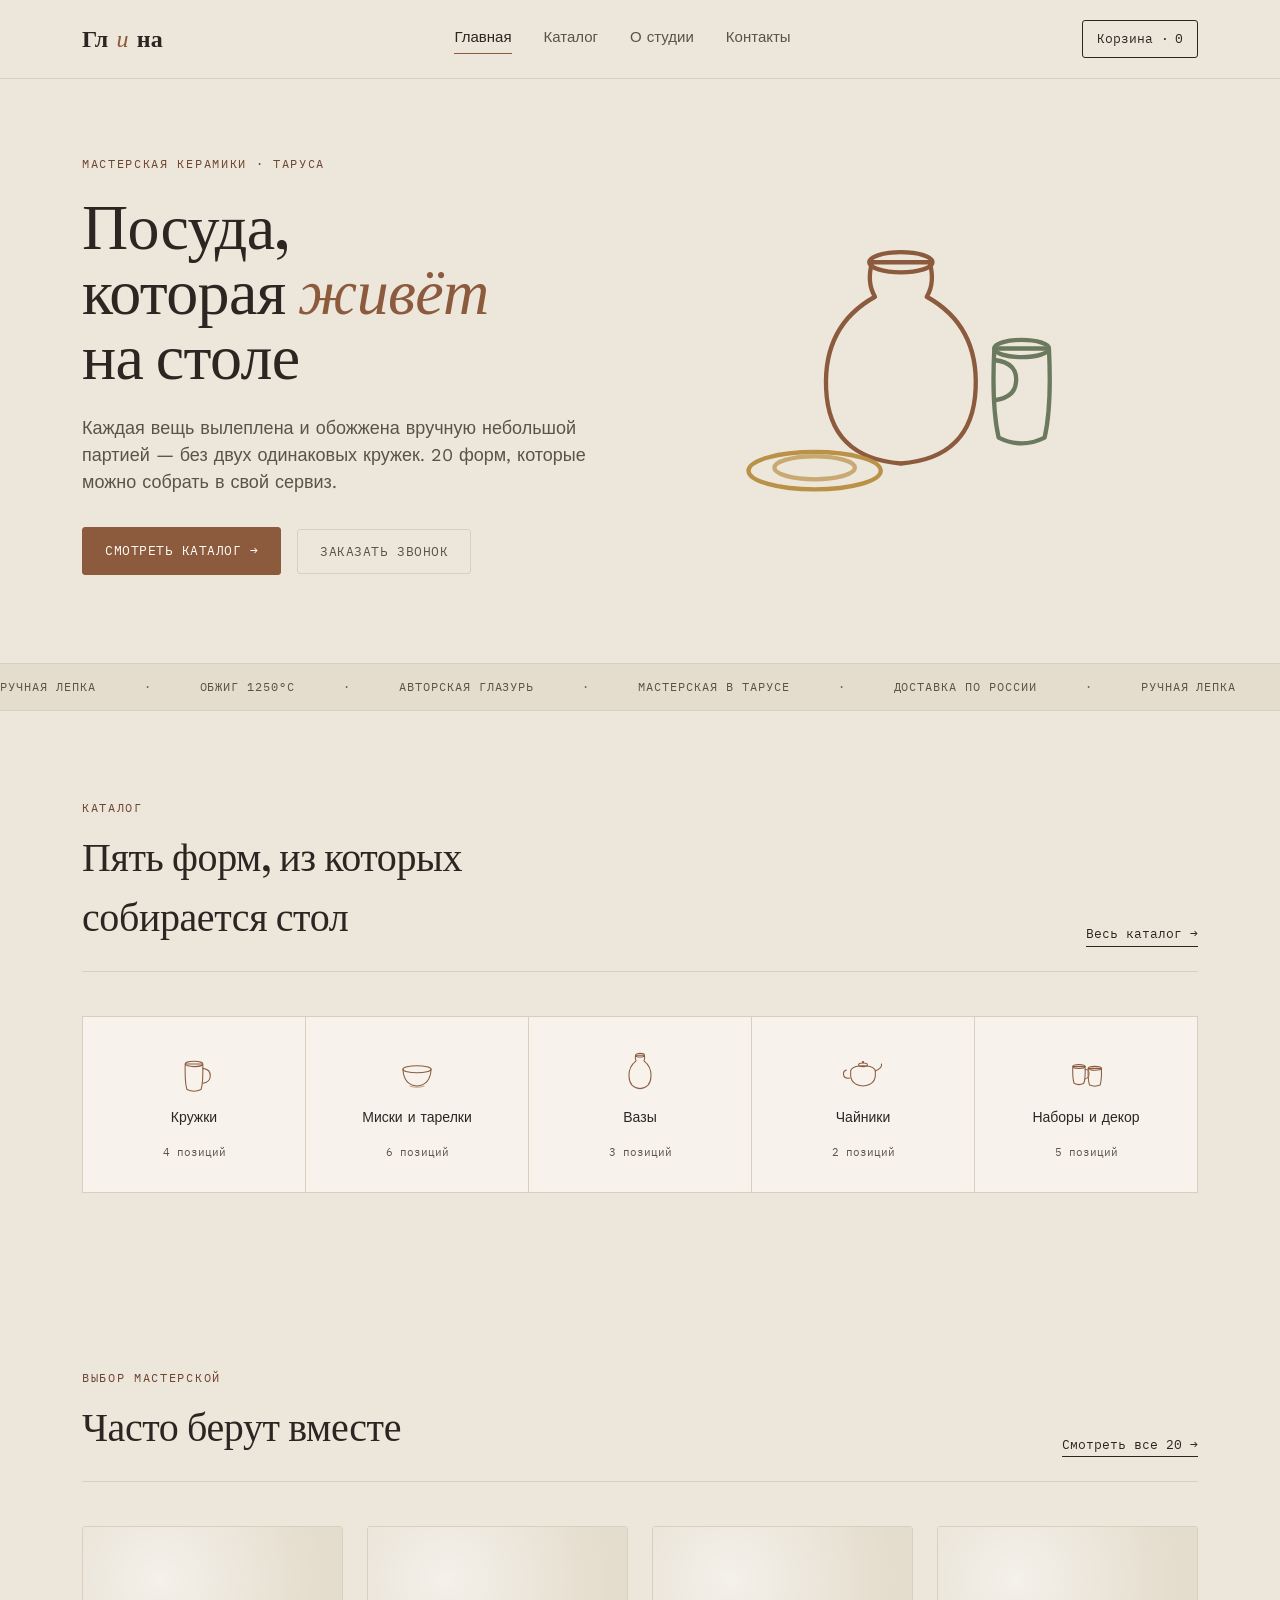
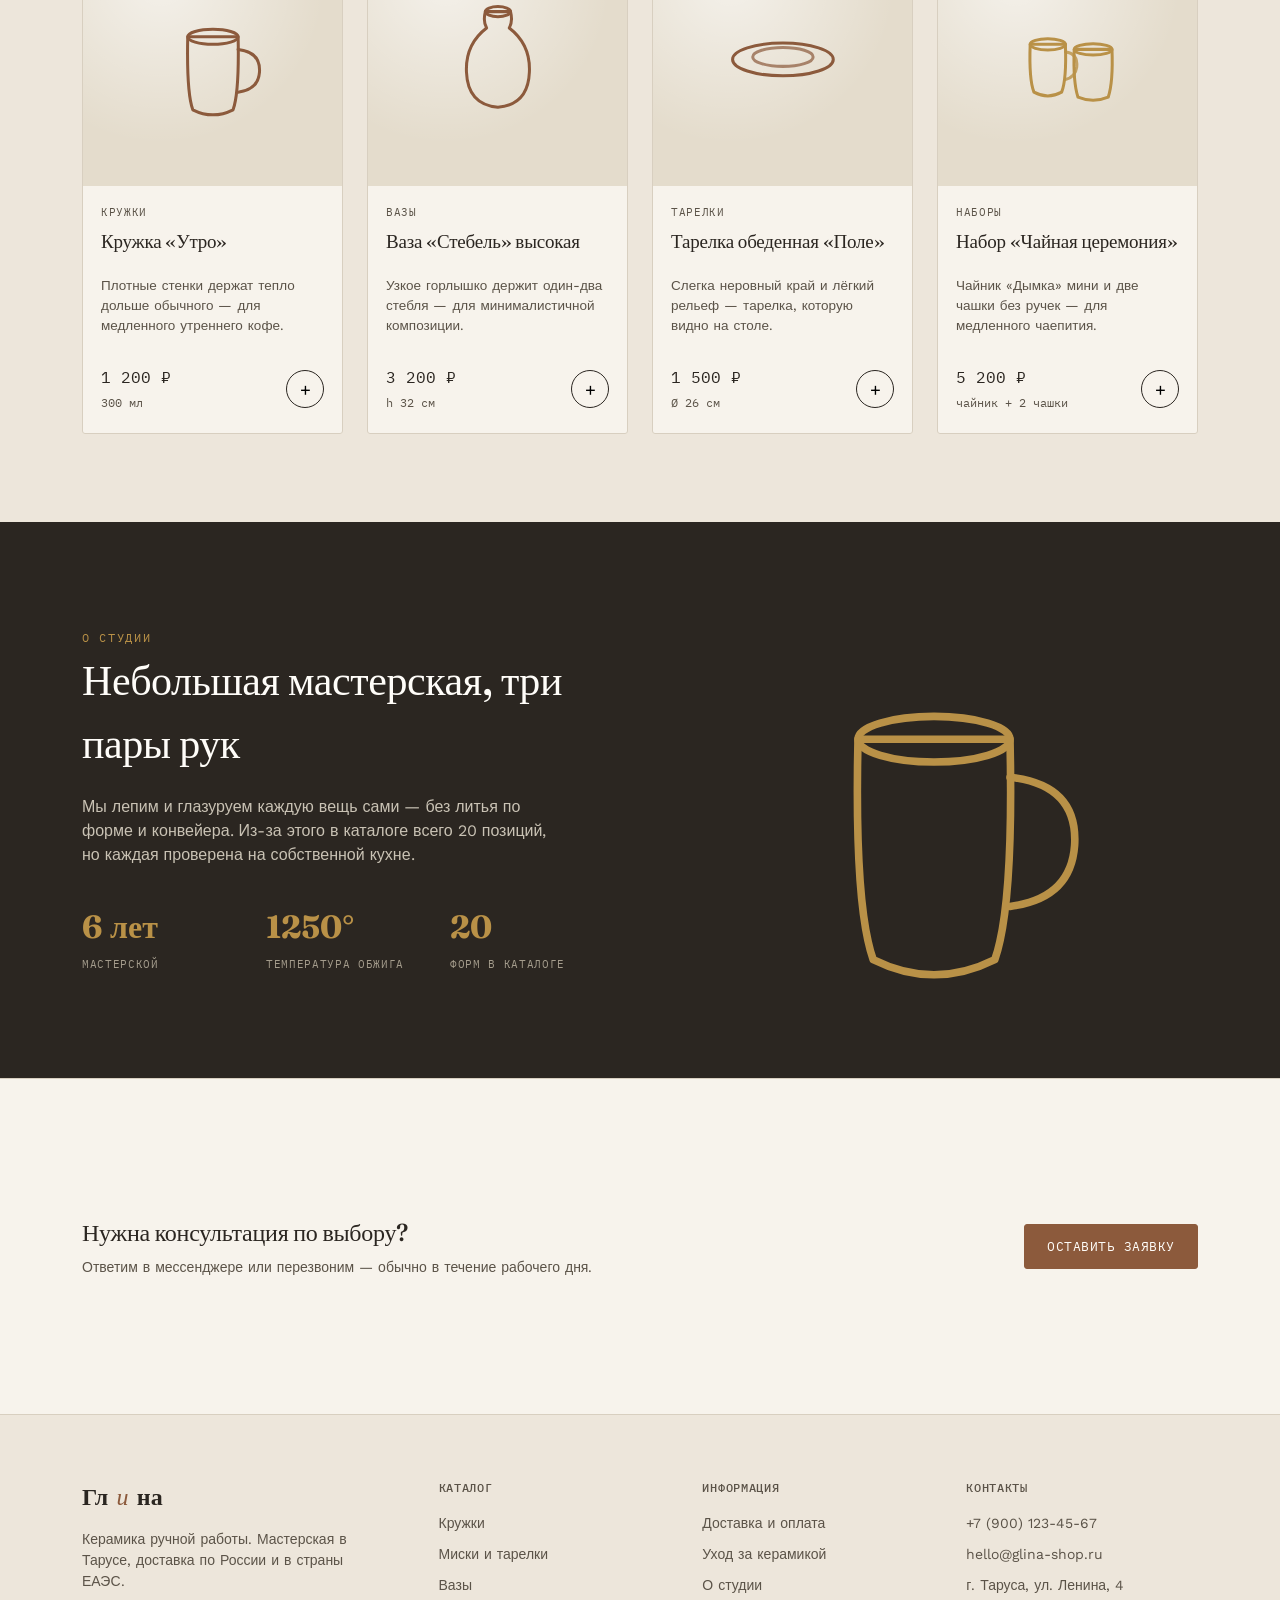
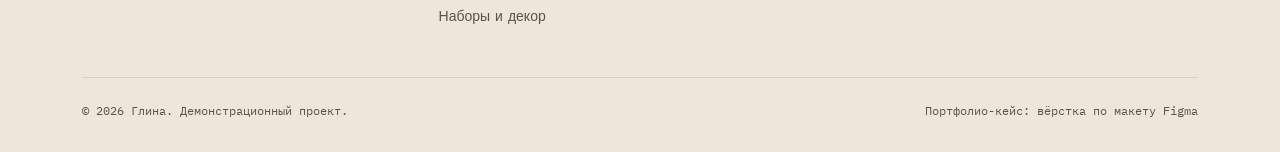
<file: index.html>
<!DOCTYPE html>
<html lang="ru">
<head>
<meta charset="UTF-8">
<meta name="viewport" content="width=device-width, initial-scale=1.0">
<title>Глина — керамика ручной работы для дома</title>
<meta name="description" content="Керамическая посуда и декор ручной работы: кружки, тарелки, вазы, наборы. Обжиг в мастерской в Тарусе, доставка по России.">

<!-- Yandex.Metrika counter (webvisor включён) -->
<script type="text/javascript">
   /* В боевой версии здесь стандартный сниппет Яндекс.Метрики
      с параметром webvisor:true и id счётчика клиента. */
   window.ymConfig = { id: 00000000, webvisor: true, clickmap: true, trackLinks: true, accurateTrackBounce: true };
</script>

<link rel="stylesheet" href="css/styles.css">
</head>
<body>

<header class="site-header">
  <div class="wrap">
    <a href="index.html" class="logo">Гл<em>и</em>на</a>
    <nav class="main-nav">
      <a href="index.html" class="active">Главная</a>
      <a href="catalog.html">Каталог</a>
      <a href="index.html#story">О студии</a>
      <a href="index.html#contacts">Контакты</a>
    </nav>
    <div class="header-actions">
      <a href="cart.html" class="cart-link">Корзина · <span data-cart-count>0</span></a>
    </div>
  </div>
</header>

<section class="hero">
  <div class="wrap">
    <div class="hero-copy">
      <span class="eyebrow">Мастерская керамики · Таруса</span>
      <h1>Посуда,<br>которая <i>живёт</i><br>на столе</h1>
      <p>Каждая вещь вылеплена и обожжена вручную небольшой партией — без двух одинаковых кружек. 20 форм, которые можно собрать в свой сервиз.</p>
      <div class="hero-actions">
        <a href="catalog.html" class="btn btn-primary">Смотреть каталог →</a>
        <button class="btn btn-ghost" data-open-modal>Заказать звонок</button>
      </div>
    </div>
    <div class="hero-art">
      <svg viewBox="0 0 320 260" xmlns="http://www.w3.org/2000/svg" fill="none" stroke-linecap="round" stroke-linejoin="round">
        <path d="M110 60 Q106 74 112 84 Q76 104 78 148 Q80 196 130 200 Q180 196 182 148 Q184 104 148 84 Q154 74 150 60 Z" stroke="var(--clay)" stroke-width="3"/>
        <ellipse cx="130" cy="60" rx="22" ry="7" stroke="var(--clay)" stroke-width="3"/>
        <path d="M195 120 Q193 160 198 182 Q214 190 230 182 Q235 160 233 120 Z" stroke="var(--sage)" stroke-width="3"/>
        <ellipse cx="214" cy="120" rx="19" ry="6" stroke="var(--sage)" stroke-width="3"/>
        <path d="M195 128 Q212 130 210 144 Q209 154 195 156" stroke="var(--sage)" stroke-width="3"/>
        <ellipse cx="70" cy="205" rx="46" ry="13" stroke="var(--gold)" stroke-width="3"/>
        <ellipse cx="70" cy="203" rx="28" ry="8" stroke="var(--gold)" stroke-width="3" opacity="0.7"/>
      </svg>
    </div>
  </div>
</section>

<div class="strip">
  <div class="strip-track">
    <span>Ручная лепка</span><span>Обжиг 1250°C</span><span>Авторская глазурь</span><span>Мастерская в Тарусе</span><span>Доставка по России</span>
    <span>Ручная лепка</span><span>Обжиг 1250°C</span><span>Авторская глазурь</span><span>Мастерская в Тарусе</span><span>Доставка по России</span>
  </div>
</div>

<section class="categories">
  <div class="wrap">
    <div class="section-head">
      <div>
        <span class="eyebrow">Каталог</span>
        <h2>Пять форм, из которых<br>собирается стол</h2>
      </div>
      <a href="catalog.html" class="link-more">Весь каталог →</a>
    </div>
    <div class="cat-grid"></div>
  </div>
</section>

<section class="featured">
  <div class="wrap">
    <div class="section-head">
      <div>
        <span class="eyebrow">Выбор мастерской</span>
        <h2>Часто берут вместе</h2>
      </div>
      <a href="catalog.html" class="link-more">Смотреть все 20 →</a>
    </div>
    <div class="product-grid" id="featured-grid"></div>
  </div>
</section>

<section class="story" id="story">
  <div class="wrap">
    <div class="story-copy">
      <span class="eyebrow" style="color:var(--gold)">О студии</span>
      <h2>Небольшая мастерская, три пары рук</h2>
      <p>Мы лепим и глазуруем каждую вещь сами — без литья по форме и конвейера. Из-за этого в каталоге всего 20 позиций, но каждая проверена на собственной кухне.</p>
      <div class="story-figures">
        <div><b>6 лет</b><span>мастерской</span></div>
        <div><b>1250°</b><span>температура обжига</span></div>
        <div><b>20</b><span>форм в каталоге</span></div>
      </div>
    </div>
    <div class="story-art">
      <svg viewBox="0 0 100 100" xmlns="http://www.w3.org/2000/svg" fill="none" stroke="var(--gold)" stroke-width="2" stroke-linecap="round" stroke-linejoin="round">
        <path d="M30 34 Q29 78 34 92 Q50 100 66 92 Q71 78 70 34 Z"/>
        <path d="M70 44 Q88 46 87 62 Q86 76 70 78"/>
        <ellipse cx="50" cy="34" rx="20" ry="6"/>
      </svg>
    </div>
  </div>
</section>

<section class="cta-strip" id="contacts">
  <div class="wrap">
    <div>
      <h3>Нужна консультация по выбору?</h3>
      <p>Ответим в мессенджере или перезвоним — обычно в течение рабочего дня.</p>
    </div>
    <button class="btn btn-primary" data-open-modal>Оставить заявку</button>
  </div>
</section>

<footer class="site-footer">
  <div class="wrap">
    <div class="footer-grid">
      <div>
        <a href="index.html" class="logo">Гл<em>и</em>на</a>
        <p style="color:var(--ink-soft);font-size:14px;margin-top:14px;max-width:32ch;">Керамика ручной работы. Мастерская в Тарусе, доставка по России и в страны ЕАЭС.</p>
      </div>
      <div>
        <h4>Каталог</h4>
        <ul>
          <li><a href="catalog.html">Кружки</a></li>
          <li><a href="catalog.html">Миски и тарелки</a></li>
          <li><a href="catalog.html">Вазы</a></li>
          <li><a href="catalog.html">Наборы и декор</a></li>
        </ul>
      </div>
      <div>
        <h4>Информация</h4>
        <ul>
          <li><a href="#">Доставка и оплата</a></li>
          <li><a href="#">Уход за керамикой</a></li>
          <li><a href="#">О студии</a></li>
        </ul>
      </div>
      <div>
        <h4>Контакты</h4>
        <ul>
          <li>+7 (900) 123-45-67</li>
          <li>hello@glina-shop.ru</li>
          <li>г. Таруса, ул. Ленина, 4</li>
        </ul>
      </div>
    </div>
    <div class="footer-bottom">
      <span>© 2026 Глина. Демонстрационный проект.</span>
      <span>Портфолио-кейс: вёрстка по макету Figma</span>
    </div>
  </div>
</footer>

<div class="modal-overlay">
  <div class="modal-box">
    <button class="modal-close" data-close-modal>×</button>
    <h3>Заказать звонок</h3>
    <p>Оставьте телефон — перезвоним в течение дня. Заявка попадёт в CRM.</p>
    <form>
      <div class="field"><label for="q-name">Имя</label><input id="q-name" type="text" required placeholder="Как к вам обращаться"></div>
      <div class="field"><label for="q-phone">Телефон</label><input id="q-phone" type="tel" required placeholder="+7 ___ ___-__-__"></div>
      <button type="submit" class="btn btn-primary btn-block">Отправить заявку</button>
    </form>
    <div class="modal-success">
      <svg viewBox="0 0 24 24" fill="none" stroke="currentColor" stroke-width="2" stroke-linecap="round" stroke-linejoin="round"><circle cx="12" cy="12" r="10"/><path d="M8 12l3 3 5-6"/></svg>
      <p style="margin:0;">Заявка отправлена. Скоро свяжемся!</p>
    </div>
  </div>
</div>

<script src="js/main.js"></script>
<script>
  // Категории — рендер плиток
  const catData = [
    { key:'mug', label:'Кружки', count:4 },
    { key:'bowl', label:'Миски и тарелки', count:6 },
    { key:'vase', label:'Вазы', count:3 },
    { key:'teapot', label:'Чайники', count:2 },
    { key:'set', label:'Наборы и декор', count:5 },
  ];
  document.querySelector('.cat-grid').innerHTML = catData.map(c => `
    <a class="cat-tile" href="catalog.html">
      ${vesselSvg(c.key==='set'?'set':c.key, 'clay', 44)}
      <span>${c.label}</span>
      <small>${c.count} позиций</small>
    </a>`).join('');

  // Избранные товары на главной
  const featuredIds = [1, 11, 8, 18];
  document.getElementById('featured-grid').innerHTML =
    featuredIds.map(id => productCardHtml(findProduct(id))).join('');
</script>
</body>
</html>
</file>
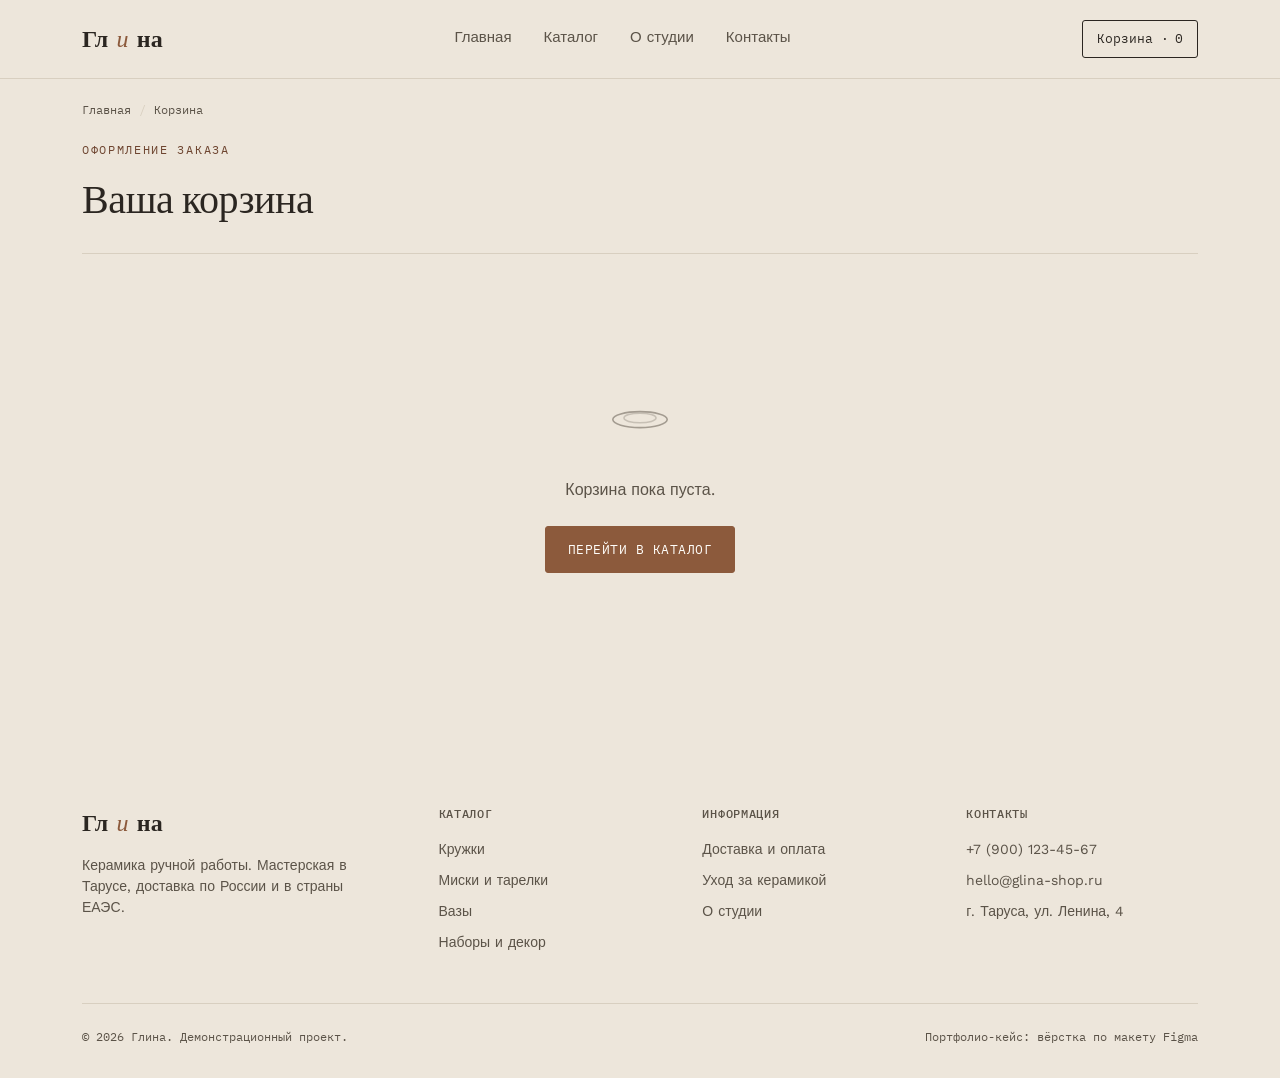
<file: cart.html>
<!DOCTYPE html>
<html lang="ru">
<head>
<meta charset="UTF-8">
<meta name="viewport" content="width=device-width, initial-scale=1.0">
<title>Корзина — Глина</title>
<link rel="stylesheet" href="css/styles.css">
</head>
<body>

<header class="site-header">
  <div class="wrap">
    <a href="index.html" class="logo">Гл<em>и</em>на</a>
    <nav class="main-nav">
      <a href="index.html">Главная</a>
      <a href="catalog.html">Каталог</a>
      <a href="index.html#story">О студии</a>
      <a href="index.html#contacts">Контакты</a>
    </nav>
    <div class="header-actions">
      <a href="cart.html" class="cart-link active">Корзина · <span data-cart-count>0</span></a>
    </div>
  </div>
</header>

<div class="wrap">
  <nav class="crumbs"><a href="index.html">Главная</a><span>/</span>Корзина</nav>
</div>

<section style="padding-top:0;" id="cart-section">
  <div class="wrap">
    <div class="section-head">
      <div>
        <span class="eyebrow" id="cart-eyebrow">Оформление заказа</span>
        <h2>Ваша корзина</h2>
      </div>
    </div>
    <div id="cart-content"></div>
  </div>
</section>

<footer class="site-footer">
  <div class="wrap">
    <div class="footer-grid">
      <div>
        <a href="index.html" class="logo">Гл<em>и</em>на</a>
        <p style="color:var(--ink-soft);font-size:14px;margin-top:14px;max-width:32ch;">Керамика ручной работы. Мастерская в Тарусе, доставка по России и в страны ЕАЭС.</p>
      </div>
      <div>
        <h4>Каталог</h4>
        <ul>
          <li><a href="catalog.html">Кружки</a></li>
          <li><a href="catalog.html">Миски и тарелки</a></li>
          <li><a href="catalog.html">Вазы</a></li>
          <li><a href="catalog.html">Наборы и декор</a></li>
        </ul>
      </div>
      <div>
        <h4>Информация</h4>
        <ul>
          <li><a href="#">Доставка и оплата</a></li>
          <li><a href="#">Уход за керамикой</a></li>
          <li><a href="#">О студии</a></li>
        </ul>
      </div>
      <div>
        <h4>Контакты</h4>
        <ul>
          <li>+7 (900) 123-45-67</li>
          <li>hello@glina-shop.ru</li>
          <li>г. Таруса, ул. Ленина, 4</li>
        </ul>
      </div>
    </div>
    <div class="footer-bottom">
      <span>© 2026 Глина. Демонстрационный проект.</span>
      <span>Портфолио-кейс: вёрстка по макету Figma</span>
    </div>
  </div>
</footer>

<script src="js/main.js"></script>
<script>
  const DELIVERY_COST = 350;
  const FREE_DELIVERY_FROM = 5000;

  function orderTotals(cart){
    const items = cart.map(l => ({ ...l, product: findProduct(l.id) })).filter(l => l.product);
    const subtotal = items.reduce((s,l) => s + l.product.price * l.qty, 0);
    const delivery = subtotal === 0 || subtotal >= FREE_DELIVERY_FROM ? 0 : DELIVERY_COST;
    return { items, subtotal, delivery, total: subtotal + delivery };
  }

  function renderCartPage(){
    const cart = getCart();
    const { items, subtotal, delivery, total } = orderTotals(cart);
    const root = document.getElementById('cart-content');

    if(items.length === 0){
      root.innerHTML = `
        <div class="cart-empty">
          ${emptyIcon()}
          <p>Корзина пока пуста.</p>
          <a href="catalog.html" class="btn btn-primary" style="margin-top:8px;display:inline-flex;">Перейти в каталог</a>
        </div>`;
      return;
    }

    root.innerHTML = `
      <div class="cart-layout">
        <div>
          <div class="cart-table" id="cart-rows"></div>
        </div>
        <aside class="summary-box">
          <h3>Итого</h3>
          <div class="summary-line"><span>Товары</span><span>${money(subtotal)}</span></div>
          <div class="summary-line"><span>Доставка</span><span>${delivery === 0 ? 'Бесплатно' : money(delivery)}</span></div>
          <div class="summary-line total"><span>К оплате</span><span>${money(total)}</span></div>
          ${subtotal < FREE_DELIVERY_FROM ? `<p class="form-note" style="margin-top:8px;">До бесплатной доставки: ${money(FREE_DELIVERY_FROM - subtotal)}</p>` : ''}

          <form class="checkout-form" id="checkout-form">
            <div class="field"><label for="c-name">Имя</label><input id="c-name" required placeholder="Ваше имя"></div>
            <div class="field-row">
              <div class="field"><label for="c-phone">Телефон</label><input id="c-phone" type="tel" required placeholder="+7 ___ ___-__-__"></div>
              <div class="field"><label for="c-email">Email</label><input id="c-email" type="email" placeholder="you@mail.ru"></div>
            </div>
            <div class="field"><label for="c-city">Город и адрес доставки</label><input id="c-city" required placeholder="Город, улица, дом"></div>
            <div class="field"><label for="c-comment">Комментарий к заказу</label><textarea id="c-comment" rows="2" placeholder="Необязательно"></textarea></div>
            <p class="form-note">Заказ поступит в CRM Битрикс24, подтверждение придёт по SMS и на email.</p>
            <button type="submit" class="btn btn-primary btn-block">Оформить заказ · ${money(total)}</button>
          </form>
        </aside>
      </div>`;

    document.getElementById('cart-rows').innerHTML = items.map(l => `
      <div class="cart-row">
        <div class="thumb">${vesselSvg(l.product.cat, l.product.accent, 60)}</div>
        <div>
          <div class="cat">${CATEGORIES[l.product.cat].label}</div>
          <div class="name">${l.product.name}</div>
        </div>
        <div class="qty-control">
          <button type="button" onclick="setQty(${l.product.id}, ${l.qty - 1})">−</button>
          <span>${l.qty}</span>
          <button type="button" onclick="setQty(${l.product.id}, ${l.qty + 1})">+</button>
        </div>
        <div class="price">${money(l.product.price * l.qty)}</div>
        <button class="remove" onclick="removeFromCart(${l.product.id})">Удалить</button>
      </div>`).join('');

    document.getElementById('checkout-form').addEventListener('submit', (e) => {
      e.preventDefault();
      // В боевой версии: создание сделки в Битрикс24 (crm.deal.add) со связанным
      // контактом и товарными позициями + событие ecommerce "purchase" в Метрику.
      const orderId = 'GL-' + Math.floor(10000 + Math.random()*89999);
      saveCart([]);
      root.innerHTML = `
        <div class="confirm-box">
          <svg viewBox="0 0 24 24" fill="none" stroke="currentColor" stroke-width="2" stroke-linecap="round" stroke-linejoin="round"><circle cx="12" cy="12" r="10"/><path d="M8 12l3 3 5-6"/></svg>
          <h2>Заказ принят</h2>
          <p>Мы получили заказ и свяжемся для подтверждения деталей доставки. Чек и статус отправим на email.</p>
          <div class="confirm-id">Номер заказа: ${orderId}</div>
          <div><a href="catalog.html" class="btn btn-ghost">Вернуться в каталог</a></div>
        </div>`;
    });
  }

  renderCartPage();
</script>
</body>
</html>
</file>
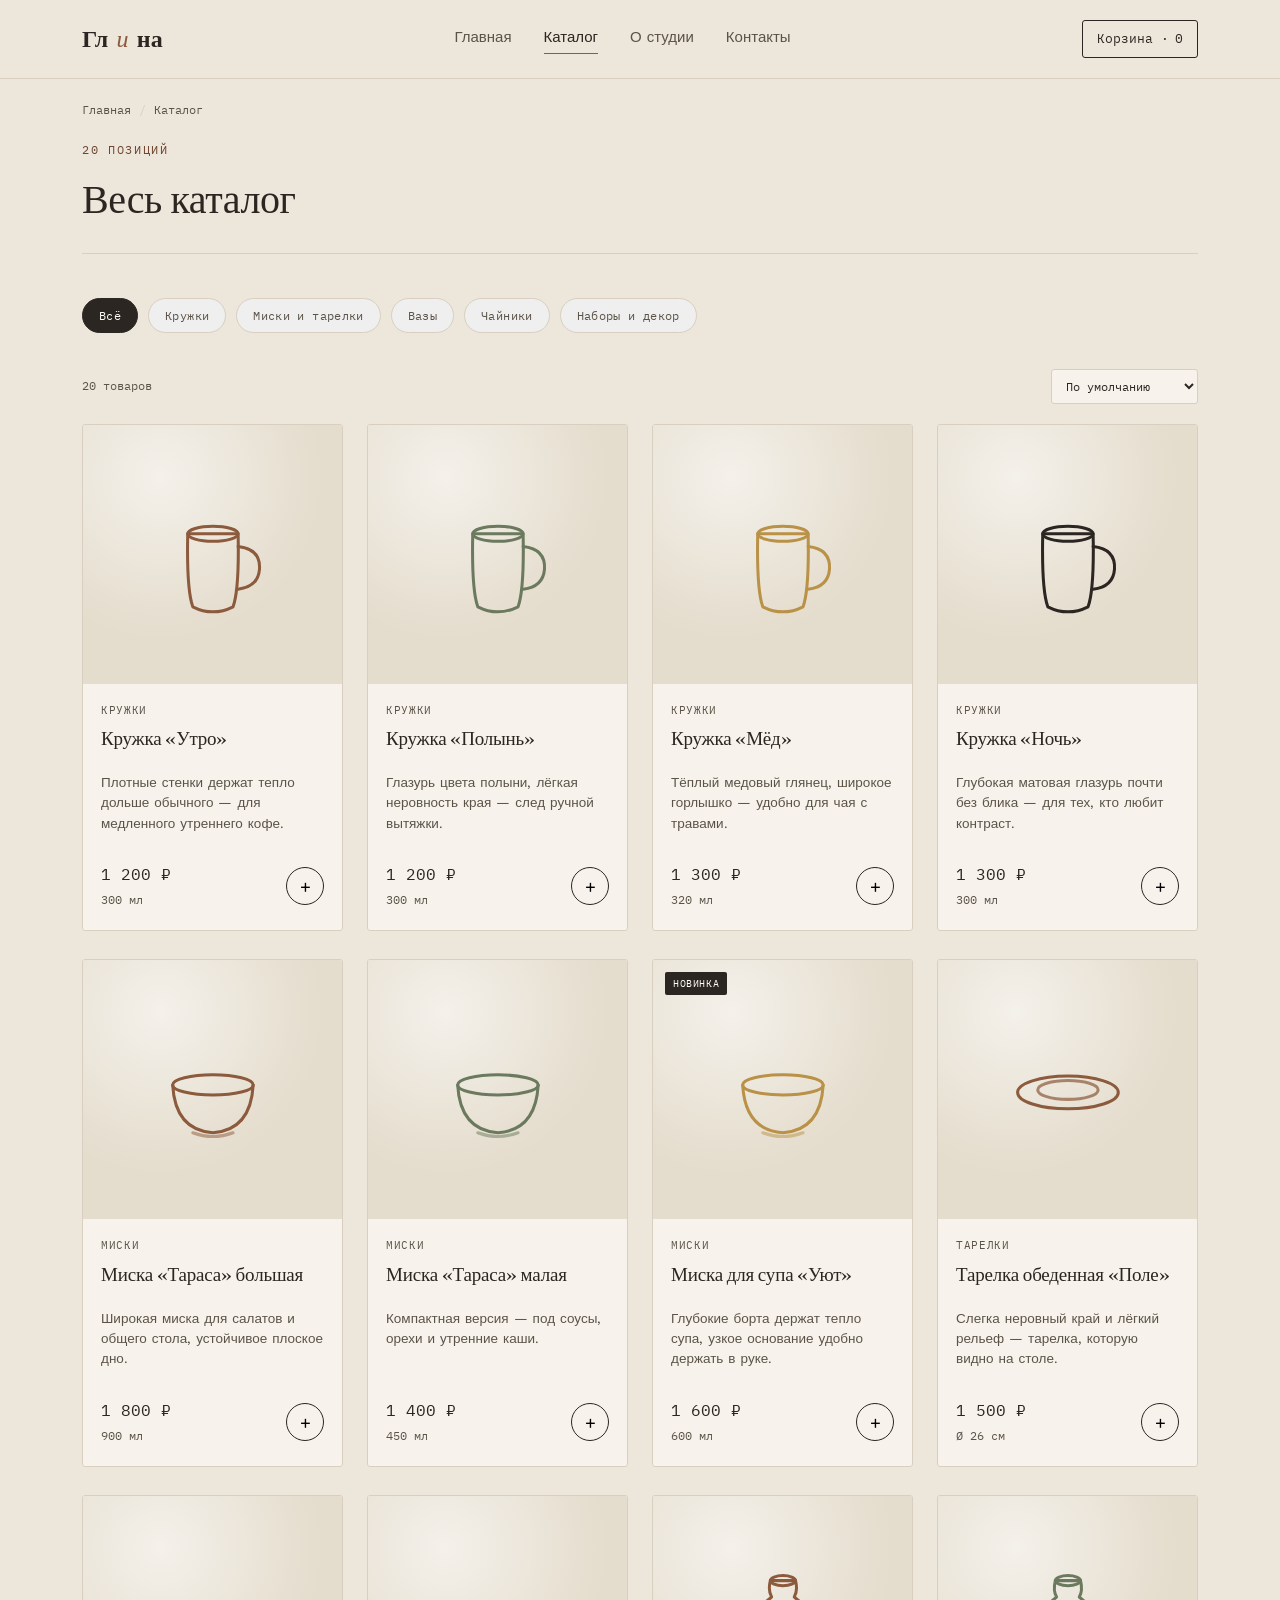
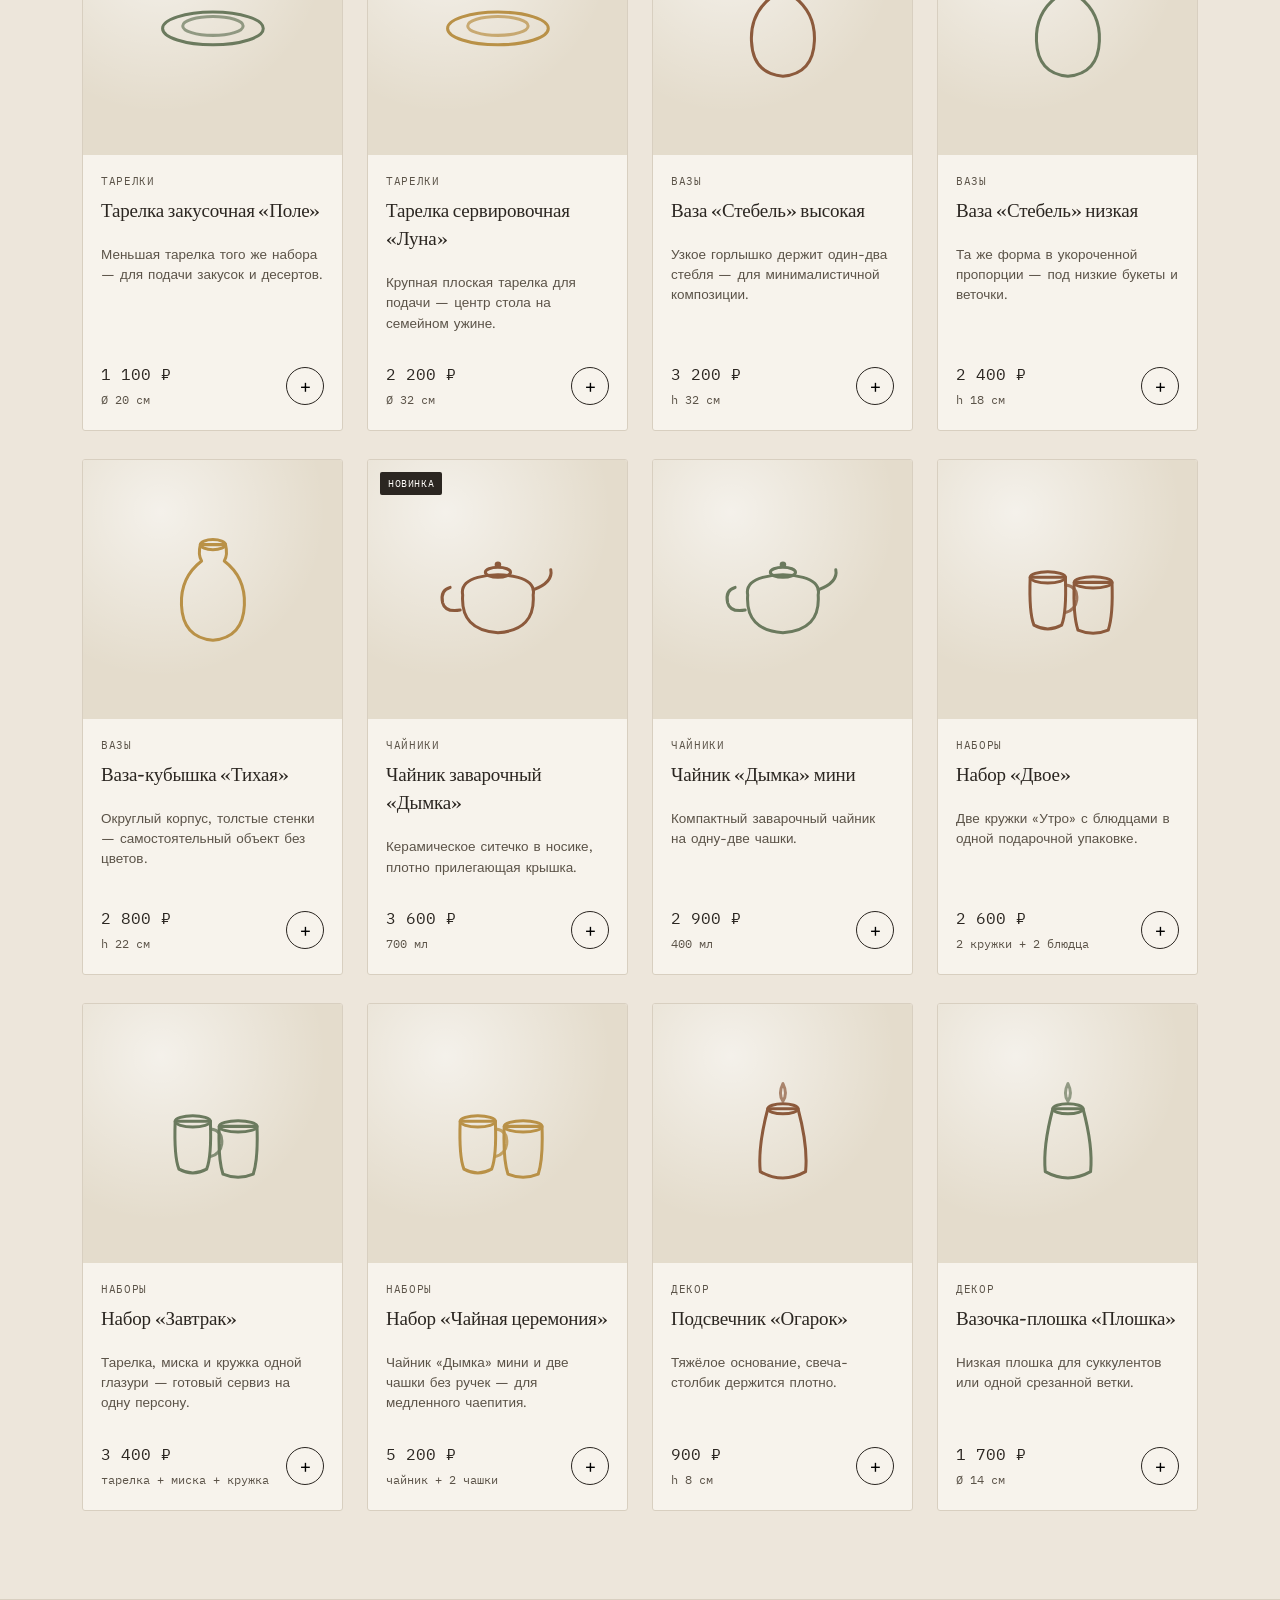
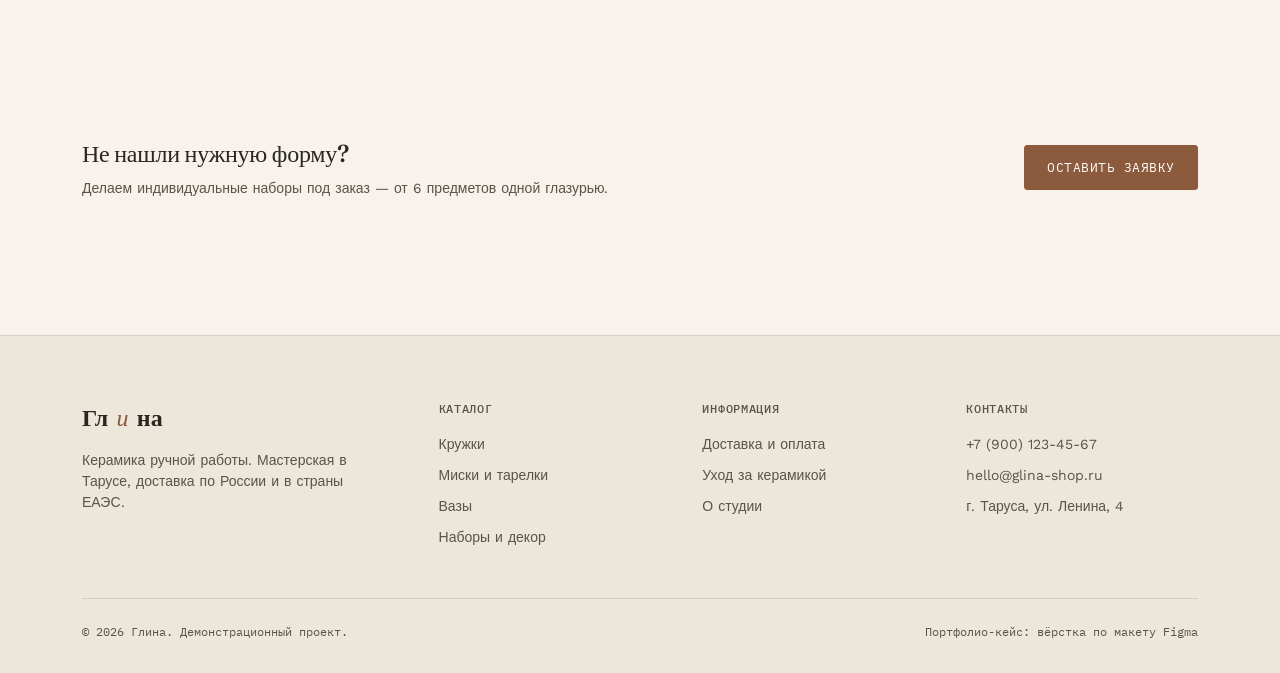
<file: catalog.html>
<!DOCTYPE html>
<html lang="ru">
<head>
<meta charset="UTF-8">
<meta name="viewport" content="width=device-width, initial-scale=1.0">
<title>Каталог — Глина, керамика ручной работы</title>
<meta name="description" content="20 позиций керамики ручной работы: кружки, миски, тарелки, вазы, чайники и наборы.">
<link rel="stylesheet" href="css/styles.css">
</head>
<body>

<header class="site-header">
  <div class="wrap">
    <a href="index.html" class="logo">Гл<em>и</em>на</a>
    <nav class="main-nav">
      <a href="index.html">Главная</a>
      <a href="catalog.html" class="active">Каталог</a>
      <a href="index.html#story">О студии</a>
      <a href="index.html#contacts">Контакты</a>
    </nav>
    <div class="header-actions">
      <a href="cart.html" class="cart-link">Корзина · <span data-cart-count>0</span></a>
    </div>
  </div>
</header>

<div class="wrap">
  <nav class="crumbs"><a href="index.html">Главная</a><span>/</span>Каталог</nav>
</div>

<section style="padding-top:0;">
  <div class="wrap">
    <div class="section-head">
      <div>
        <span class="eyebrow">20 позиций</span>
        <h2>Весь каталог</h2>
      </div>
    </div>

    <div class="filters" id="filters"></div>

    <div class="catalog-toolbar">
      <span id="result-count">20 товаров</span>
      <select id="sort-select">
        <option value="default">По умолчанию</option>
        <option value="price-asc">Сначала дешевле</option>
        <option value="price-desc">Сначала дороже</option>
        <option value="name">По названию</option>
      </select>
    </div>

    <div class="product-grid" id="catalog-grid"></div>
  </div>
</section>

<section class="cta-strip" id="contacts">
  <div class="wrap">
    <div>
      <h3>Не нашли нужную форму?</h3>
      <p>Делаем индивидуальные наборы под заказ — от 6 предметов одной глазурью.</p>
    </div>
    <button class="btn btn-primary" data-open-modal>Оставить заявку</button>
  </div>
</section>

<footer class="site-footer">
  <div class="wrap">
    <div class="footer-grid">
      <div>
        <a href="index.html" class="logo">Гл<em>и</em>на</a>
        <p style="color:var(--ink-soft);font-size:14px;margin-top:14px;max-width:32ch;">Керамика ручной работы. Мастерская в Тарусе, доставка по России и в страны ЕАЭС.</p>
      </div>
      <div>
        <h4>Каталог</h4>
        <ul>
          <li><a href="catalog.html">Кружки</a></li>
          <li><a href="catalog.html">Миски и тарелки</a></li>
          <li><a href="catalog.html">Вазы</a></li>
          <li><a href="catalog.html">Наборы и декор</a></li>
        </ul>
      </div>
      <div>
        <h4>Информация</h4>
        <ul>
          <li><a href="#">Доставка и оплата</a></li>
          <li><a href="#">Уход за керамикой</a></li>
          <li><a href="#">О студии</a></li>
        </ul>
      </div>
      <div>
        <h4>Контакты</h4>
        <ul>
          <li>+7 (900) 123-45-67</li>
          <li>hello@glina-shop.ru</li>
          <li>г. Таруса, ул. Ленина, 4</li>
        </ul>
      </div>
    </div>
    <div class="footer-bottom">
      <span>© 2026 Глина. Демонстрационный проект.</span>
      <span>Портфолио-кейс: вёрстка по макету Figma</span>
    </div>
  </div>
</footer>

<div class="modal-overlay">
  <div class="modal-box">
    <button class="modal-close" data-close-modal>×</button>
    <h3>Заказать звонок</h3>
    <p>Оставьте телефон — перезвоним в течение дня. Заявка попадёт в CRM.</p>
    <form>
      <div class="field"><label for="q-name">Имя</label><input id="q-name" type="text" required placeholder="Как к вам обращаться"></div>
      <div class="field"><label for="q-phone">Телефон</label><input id="q-phone" type="tel" required placeholder="+7 ___ ___-__-__"></div>
      <button type="submit" class="btn btn-primary btn-block">Отправить заявку</button>
    </form>
    <div class="modal-success">
      <svg viewBox="0 0 24 24" fill="none" stroke="currentColor" stroke-width="2" stroke-linecap="round" stroke-linejoin="round"><circle cx="12" cy="12" r="10"/><path d="M8 12l3 3 5-6"/></svg>
      <p style="margin:0;">Заявка отправлена. Скоро свяжемся!</p>
    </div>
  </div>
</div>

<script src="js/main.js"></script>
<script>
  let activeFilter = 'all';
  let activeSort = 'default';

  document.getElementById('filters').innerHTML = FILTERS.map(f =>
    `<button class="filter-chip ${f.key==='all'?'active':''}" data-filter="${f.key}">${f.label}</button>`
  ).join('');

  function renderCatalog(){
    let list = PRODUCTS.filter(p => activeFilter === 'all' || filterKeyForProduct(p) === activeFilter);

    if(activeSort === 'price-asc') list = [...list].sort((a,b)=>a.price-b.price);
    if(activeSort === 'price-desc') list = [...list].sort((a,b)=>b.price-a.price);
    if(activeSort === 'name') list = [...list].sort((a,b)=>a.name.localeCompare(b.name,'ru'));

    document.getElementById('catalog-grid').innerHTML = list.map(productCardHtml).join('');
    document.getElementById('result-count').textContent = `${list.length} товар${list.length===1?'':(list.length<5?'а':'ов')}`;
  }

  document.getElementById('filters').addEventListener('click', (e)=>{
    const btn = e.target.closest('.filter-chip');
    if(!btn) return;
    document.querySelectorAll('.filter-chip').forEach(c=>c.classList.remove('active'));
    btn.classList.add('active');
    activeFilter = btn.dataset.filter;
    renderCatalog();
  });

  document.getElementById('sort-select').addEventListener('change', (e)=>{
    activeSort = e.target.value;
    renderCatalog();
  });

  // Открыть с якорем категории, если пришли с главной
  const hashMap = { mug:'mug', bowl:'bowlplate', plate:'bowlplate', vase:'vase', teapot:'teapot', set:'setdecor' };
  if(location.hash){
    const key = location.hash.replace('#','');
    if(hashMap[key]){
      activeFilter = hashMap[key];
      document.querySelectorAll('.filter-chip').forEach(c=>c.classList.toggle('active', c.dataset.filter===activeFilter));
    }
  }

  renderCatalog();
</script>
</body>
</html>
</file>
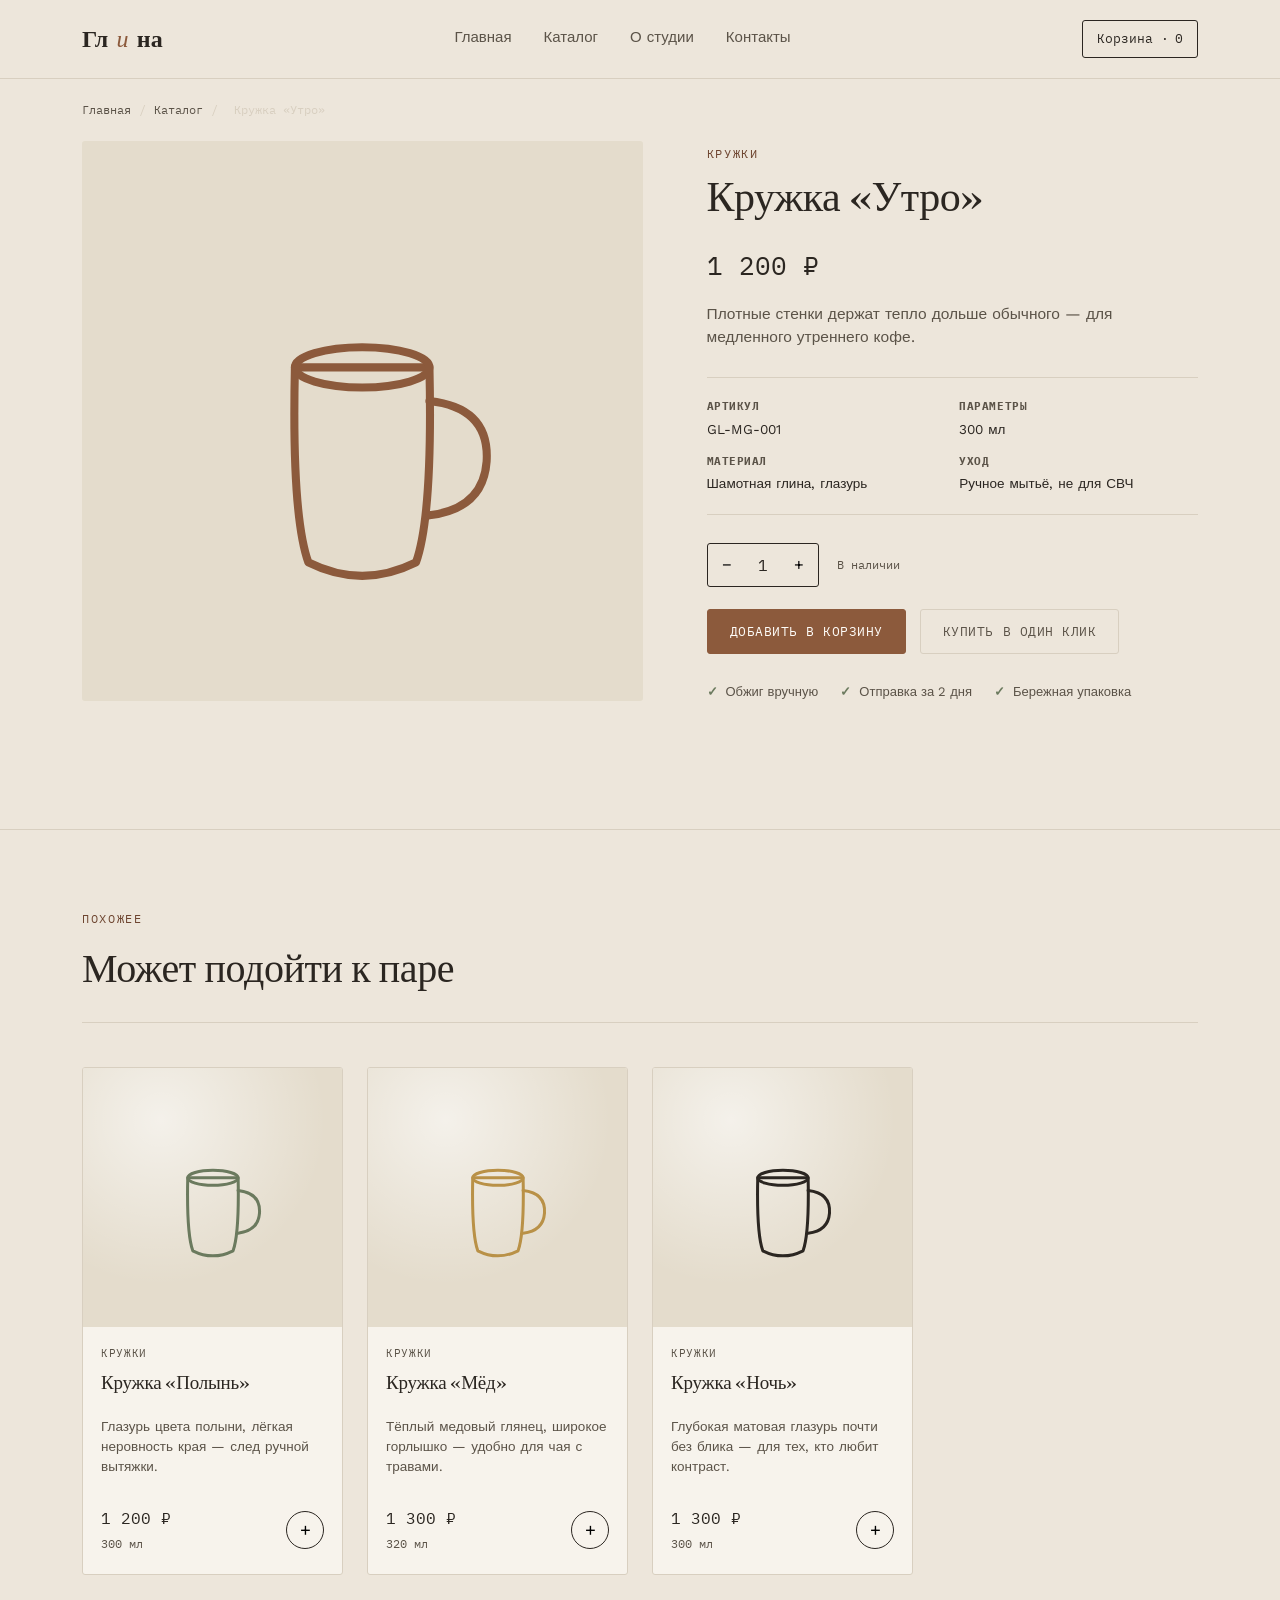
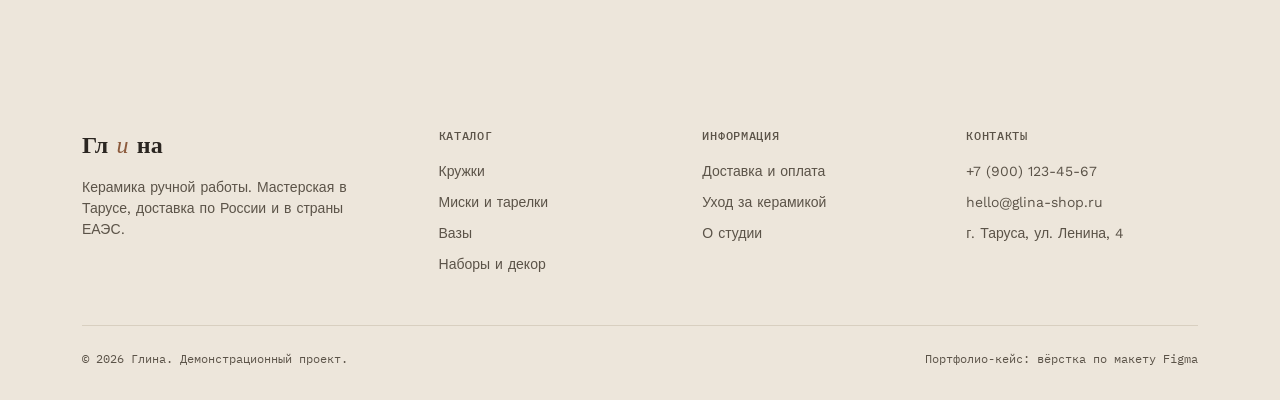
<file: product.html>
<!DOCTYPE html>
<html lang="ru">
<head>
<meta charset="UTF-8">
<meta name="viewport" content="width=device-width, initial-scale=1.0">
<title id="page-title">Товар — Глина</title>
<link rel="stylesheet" href="css/styles.css">
</head>
<body>

<header class="site-header">
  <div class="wrap">
    <a href="index.html" class="logo">Гл<em>и</em>на</a>
    <nav class="main-nav">
      <a href="index.html">Главная</a>
      <a href="catalog.html">Каталог</a>
      <a href="index.html#story">О студии</a>
      <a href="index.html#contacts">Контакты</a>
    </nav>
    <div class="header-actions">
      <a href="cart.html" class="cart-link">Корзина · <span data-cart-count>0</span></a>
    </div>
  </div>
</header>

<div class="wrap">
  <nav class="crumbs" id="crumbs"><a href="index.html">Главная</a><span>/</span><a href="catalog.html">Каталог</a><span>/</span><span id="crumb-name"></span></nav>
</div>

<section style="padding-top:0;">
  <div class="wrap">
    <div class="pdp" id="pdp-root"></div>
  </div>
</section>

<section class="related">
  <div class="wrap">
    <div class="section-head">
      <div>
        <span class="eyebrow">Похожее</span>
        <h2>Может подойти к паре</h2>
      </div>
    </div>
    <div class="product-grid" id="related-grid"></div>
  </div>
</section>

<footer class="site-footer">
  <div class="wrap">
    <div class="footer-grid">
      <div>
        <a href="index.html" class="logo">Гл<em>и</em>на</a>
        <p style="color:var(--ink-soft);font-size:14px;margin-top:14px;max-width:32ch;">Керамика ручной работы. Мастерская в Тарусе, доставка по России и в страны ЕАЭС.</p>
      </div>
      <div>
        <h4>Каталог</h4>
        <ul>
          <li><a href="catalog.html">Кружки</a></li>
          <li><a href="catalog.html">Миски и тарелки</a></li>
          <li><a href="catalog.html">Вазы</a></li>
          <li><a href="catalog.html">Наборы и декор</a></li>
        </ul>
      </div>
      <div>
        <h4>Информация</h4>
        <ul>
          <li><a href="#">Доставка и оплата</a></li>
          <li><a href="#">Уход за керамикой</a></li>
          <li><a href="#">О студии</a></li>
        </ul>
      </div>
      <div>
        <h4>Контакты</h4>
        <ul>
          <li>+7 (900) 123-45-67</li>
          <li>hello@glina-shop.ru</li>
          <li>г. Таруса, ул. Ленина, 4</li>
        </ul>
      </div>
    </div>
    <div class="footer-bottom">
      <span>© 2026 Глина. Демонстрационный проект.</span>
      <span>Портфолио-кейс: вёрстка по макету Figma</span>
    </div>
  </div>
</footer>

<div class="modal-overlay">
  <div class="modal-box">
    <button class="modal-close" data-close-modal>×</button>
    <h3>Заказать звонок</h3>
    <p>Оставьте телефон — перезвоним в течение дня. Заявка попадёт в CRM.</p>
    <form>
      <div class="field"><label for="q-name">Имя</label><input id="q-name" type="text" required placeholder="Как к вам обращаться"></div>
      <div class="field"><label for="q-phone">Телефон</label><input id="q-phone" type="tel" required placeholder="+7 ___ ___-__-__"></div>
      <button type="submit" class="btn btn-primary btn-block">Отправить заявку</button>
    </form>
    <div class="modal-success">
      <svg viewBox="0 0 24 24" fill="none" stroke="currentColor" stroke-width="2" stroke-linecap="round" stroke-linejoin="round"><circle cx="12" cy="12" r="10"/><path d="M8 12l3 3 5-6"/></svg>
      <p style="margin:0;">Заявка отправлена. Скоро свяжемся!</p>
    </div>
  </div>
</div>

<script src="js/main.js"></script>
<script>
  const params = new URLSearchParams(location.search);
  let productId = Number(params.get('id')) || 1;
  let currentQty = 1;

  function renderPdp(){
    const p = findProduct(productId) || PRODUCTS[0];
    document.getElementById('page-title').textContent = `${p.name} — Глина`;
    document.getElementById('crumb-name').textContent = p.name;

    document.getElementById('pdp-root').innerHTML = `
      <div class="pdp-media">${vesselSvg(p.cat, p.accent, 280)}</div>
      <div class="pdp-info">
        <span class="eyebrow">${CATEGORIES[p.cat].label}</span>
        <h1>${p.name}</h1>
        <div class="pdp-price">${money(p.price)}</div>
        <p class="pdp-desc">${p.desc}</p>
        <div class="pdp-meta">
          <div><b>Артикул</b>${p.sku}</div>
          <div><b>Параметры</b>${p.vol}</div>
          <div><b>Материал</b>Шамотная глина, глазурь</div>
          <div><b>Уход</b>Ручное мытьё, не для СВЧ</div>
        </div>
        <div class="qty-row">
          <div class="qty-control">
            <button type="button" id="qty-minus">−</button>
            <span id="qty-value">1</span>
            <button type="button" id="qty-plus">+</button>
          </div>
          <span style="font-family:var(--mono);font-size:12px;color:var(--ink-soft);">В наличии</span>
        </div>
        <div class="pdp-actions">
          <button class="btn btn-primary" id="add-to-cart-btn">Добавить в корзину</button>
          <button class="btn btn-ghost" data-open-modal>Купить в один клик</button>
        </div>
        <ul class="trust-row">
          <li>Обжиг вручную</li>
          <li>Отправка за 2 дня</li>
          <li>Бережная упаковка</li>
        </ul>
      </div>`;

    document.getElementById('qty-minus').onclick = () => { currentQty = Math.max(1, currentQty-1); document.getElementById('qty-value').textContent = currentQty; };
    document.getElementById('qty-plus').onclick = () => { currentQty += 1; document.getElementById('qty-value').textContent = currentQty; };
    document.getElementById('add-to-cart-btn').onclick = () => addToCart(p.id, currentQty);

    const related = PRODUCTS.filter(x => x.cat === p.cat && x.id !== p.id).slice(0,4);
    const fallback = PRODUCTS.filter(x => x.id !== p.id).slice(0,4);
    const relList = related.length ? related : fallback;
    document.getElementById('related-grid').innerHTML = relList.map(productCardHtml).join('');
  }

  renderPdp();
</script>
</body>
</html>
</file>
<file: css/styles.css>
@import url('https://fonts.googleapis.com/css2?family=Fraunces:ital,opsz,wght@0,9..144,300;0,9..144,400;0,9..144,500;0,9..144,600;1,9..144,400;1,9..144,500&family=Work+Sans:wght@300;400;500;600&family=IBM+Plex+Mono:wght@400;500&display=swap');

:root{
  --bg: #EDE6DB;
  --surface: #F7F3EC;
  --surface-2: #E4DCCC;
  --ink: #2B2621;
  --ink-soft: #5B5348;
  --clay: #8C5A3C;
  --clay-deep: #6E4530;
  --sage: #6B7A5E;
  --gold: #B99147;
  --line: #D8CFC0;
  --white: #FFFDF9;

  --display: 'Fraunces', serif;
  --body: 'Work Sans', sans-serif;
  --mono: 'IBM Plex Mono', monospace;

  --radius: 3px;
  --container: 1180px;
}

*{ box-sizing: border-box; }
html{ scroll-behavior: smooth; }
body{
  margin:0;
  background: var(--bg);
  color: var(--ink);
  font-family: var(--body);
  font-size: 16px;
  line-height: 1.5;
  -webkit-font-smoothing: antialiased;
}
img,svg{ display:block; max-width:100%; }
a{ color: inherit; text-decoration: none; }
ul{ margin:0; padding:0; list-style:none; }
button{ font-family: inherit; cursor:pointer; }
input,select,textarea{ font-family: inherit; font-size: 1rem; }

@media (prefers-reduced-motion: reduce){
  *{ animation-duration: 0.001ms !important; transition-duration: 0.001ms !important; }
}

.wrap{
  max-width: var(--container);
  margin: 0 auto;
  padding: 0 32px;
}

h1,h2,h3,h4{
  font-family: var(--display);
  font-weight: 500;
  margin: 0;
  letter-spacing: -0.01em;
}

.eyebrow{
  font-family: var(--mono);
  font-size: 12px;
  letter-spacing: 0.14em;
  text-transform: uppercase;
  color: var(--clay-deep);
}

/* ===== Header ===== */
.site-header{
  border-bottom: 1px solid var(--line);
  background: var(--bg);
  position: sticky;
  top: 0;
  z-index: 50;
}
.site-header .wrap{
  display:flex;
  align-items:center;
  justify-content:space-between;
  padding-top: 20px;
  padding-bottom: 20px;
  gap: 24px;
}
.logo{
  font-family: var(--display);
  font-size: 24px;
  font-weight: 600;
  letter-spacing: 0.01em;
  display:flex;
  align-items:baseline;
  gap:8px;
}
.logo em{
  font-style: italic;
  color: var(--clay);
  font-weight: 400;
}
.main-nav{
  display:flex;
  gap: 32px;
  font-size: 15px;
}
.main-nav a{
  position:relative;
  padding-bottom: 4px;
  color: var(--ink-soft);
}
.main-nav a:hover, .main-nav a.active{ color: var(--ink); }
.main-nav a.active::after{
  content:'';
  position:absolute; left:0; right:0; bottom:-2px;
  height:1px; background: var(--clay);
}
.header-actions{
  display:flex;
  align-items:center;
  gap: 20px;
}
.cart-link{
  font-family: var(--mono);
  font-size: 13px;
  display:flex;
  align-items:center;
  gap:6px;
  border: 1px solid var(--ink);
  padding: 8px 14px;
  border-radius: var(--radius);
  transition: background .15s ease, color .15s ease;
}
.cart-link:hover{ background: var(--ink); color: var(--white); }
.burger{ display:none; }

/* ===== Buttons ===== */
.btn{
  display:inline-flex;
  align-items:center;
  gap: 10px;
  font-family: var(--mono);
  font-size: 13px;
  letter-spacing: 0.04em;
  text-transform: uppercase;
  padding: 13px 22px;
  border-radius: var(--radius);
  border: 1px solid var(--ink);
  background: transparent;
  color: var(--ink);
  transition: background .15s ease, color .15s ease, border-color .15s ease;
}
.btn:hover{ background: var(--ink); color: var(--white); }
.btn-primary{
  background: var(--clay);
  border-color: var(--clay);
  color: var(--white);
}
.btn-primary:hover{ background: var(--clay-deep); border-color: var(--clay-deep); }
.btn-ghost{ border-color: var(--line); color: var(--ink-soft); }
.btn-ghost:hover{ background: var(--ink); border-color: var(--ink); }
.btn-sm{ padding: 9px 16px; font-size: 12px; }
.btn-block{ width:100%; justify-content:center; }
.btn[disabled]{ opacity:.45; cursor:not-allowed; }
.btn[disabled]:hover{ background:transparent; color:var(--ink); }

/* ===== Hero ===== */
.hero{
  padding: 72px 0 88px;
  border-bottom: 1px solid var(--line);
  overflow:hidden;
}
.hero .wrap{
  display:grid;
  grid-template-columns: 1.05fr 0.95fr;
  gap: 48px;
  align-items:center;
}
.hero h1{
  font-size: clamp(40px, 5vw, 68px);
  line-height: 1.02;
  margin: 18px 0 26px;
}
.hero h1 i{ color: var(--clay); font-style: italic; font-weight: 400; }
.hero p{
  font-size: 18px;
  color: var(--ink-soft);
  max-width: 46ch;
  margin-bottom: 32px;
}
.hero-actions{ display:flex; gap:16px; align-items:center; flex-wrap:wrap; }
.hero-note{ font-family: var(--mono); font-size: 12px; color: var(--ink-soft); }
.hero-art{
  position:relative;
  display:flex;
  align-items:center;
  justify-content:center;
}
.hero-art svg{ width:100%; height:auto; max-width: 460px; }

/* ===== Marquee strip ===== */
.strip{
  border-bottom: 1px solid var(--line);
  background: var(--surface-2);
  overflow:hidden;
}
.strip-track{
  display:flex;
  gap: 48px;
  white-space:nowrap;
  padding: 14px 0;
  font-family: var(--mono);
  font-size: 12px;
  letter-spacing:.08em;
  text-transform:uppercase;
  color: var(--ink-soft);
  animation: scroll 32s linear infinite;
  width: max-content;
}
@keyframes scroll{
  from{ transform: translateX(0); }
  to{ transform: translateX(-50%); }
}
.strip-track span::after{ content:'·'; margin-left:48px; color: var(--clay); }

/* ===== Sections ===== */
section{ padding: 88px 0; }
.section-head{
  display:flex;
  justify-content:space-between;
  align-items:flex-end;
  gap: 24px;
  margin-bottom: 44px;
  border-bottom: 1px solid var(--line);
  padding-bottom: 24px;
}
.section-head h2{ font-size: clamp(28px, 3.4vw, 40px); }
.section-head .eyebrow{ margin-bottom: 10px; display:block; }
.section-head .link-more{
  font-family: var(--mono);
  font-size: 13px;
  border-bottom: 1px solid var(--ink);
  padding-bottom: 2px;
  white-space:nowrap;
}

/* ===== Categories ===== */
.cat-grid{
  display:grid;
  grid-template-columns: repeat(5, 1fr);
  gap: 1px;
  background: var(--line);
  border: 1px solid var(--line);
}
.cat-tile{
  background: var(--surface);
  padding: 32px 20px;
  text-align:center;
  transition: background .15s ease;
  display:flex;
  flex-direction:column;
  align-items:center;
  gap: 14px;
}
.cat-tile:hover{ background: var(--white); }
.cat-tile svg{ width:44px; height:44px; }
.cat-tile span{ font-size: 14px; }
.cat-tile small{ display:block; font-family: var(--mono); font-size: 11px; color: var(--ink-soft); margin-top:2px; }

/* ===== Product grid & cards ===== */
.product-grid{
  display:grid;
  grid-template-columns: repeat(4, 1fr);
  gap: 28px 24px;
}
.product-card{
  background: var(--surface);
  border: 1px solid var(--line);
  border-radius: var(--radius);
  overflow:hidden;
  display:flex;
  flex-direction:column;
  transition: transform .18s ease, box-shadow .18s ease, border-color .18s ease;
}
.product-card:hover{
  transform: translateY(-3px);
  border-color: var(--ink);
  box-shadow: 0 10px 24px -12px rgba(43,38,33,.25);
}
.product-media{
  aspect-ratio: 1/1;
  display:flex;
  align-items:center;
  justify-content:center;
  padding: 28px;
  background:
    radial-gradient(circle at 30% 20%, rgba(255,255,255,.6), transparent 60%),
    var(--surface-2);
  position:relative;
}
.product-media svg{ width:62%; height:62%; }
.product-tag{
  position:absolute; top:12px; left:12px;
  font-family: var(--mono); font-size:10px; text-transform:uppercase; letter-spacing:.06em;
  background: var(--ink); color: var(--white);
  padding: 4px 8px; border-radius: 2px;
}
.product-body{
  padding: 18px 18px 20px;
  display:flex;
  flex-direction:column;
  gap: 6px;
  flex:1;
}
.product-cat{ font-family: var(--mono); font-size: 11px; text-transform:uppercase; letter-spacing:.06em; color: var(--ink-soft); }
.product-name{ font-family: var(--display); font-size: 19px; font-weight:500; }
.product-desc{ font-size: 13.5px; color: var(--ink-soft); flex:1; }
.product-foot{
  display:flex;
  align-items:center;
  justify-content:space-between;
  margin-top: 10px;
}
.product-price{ font-family: var(--mono); font-size: 16px; }
.product-price small{ color: var(--ink-soft); font-size: 12px; }
.add-btn{
  width: 38px; height: 38px;
  border-radius: 50%;
  border: 1px solid var(--ink);
  display:flex; align-items:center; justify-content:center;
  font-size: 18px;
  background: transparent;
  transition: background .15s ease, color .15s ease;
}
.add-btn:hover{ background: var(--ink); color: var(--white); }

/* ===== Filters (catalog page) ===== */
.filters{
  display:flex;
  flex-wrap:wrap;
  gap: 10px;
  margin-bottom: 36px;
}
.filter-chip{
  font-family: var(--mono);
  font-size: 12px;
  letter-spacing:.03em;
  padding: 9px 16px;
  border: 1px solid var(--line);
  border-radius: 999px;
  color: var(--ink-soft);
  transition: all .15s ease;
}
.filter-chip:hover{ border-color: var(--ink); color: var(--ink); }
.filter-chip.active{ background: var(--ink); color: var(--white); border-color: var(--ink); }
.catalog-toolbar{
  display:flex;
  justify-content:space-between;
  align-items:center;
  margin-bottom: 20px;
  font-family: var(--mono);
  font-size: 12px;
  color: var(--ink-soft);
}
.catalog-toolbar select{
  border: 1px solid var(--line);
  background: var(--surface);
  padding: 8px 10px;
  border-radius: var(--radius);
  font-family: var(--mono);
  font-size: 12px;
  color: var(--ink);
}

/* ===== Story / benefits ===== */
.story{
  background: var(--ink);
  color: var(--white);
}
.story .wrap{
  display:grid;
  grid-template-columns: 1fr 1fr;
  gap: 60px;
  align-items:center;
}
.story h2{ color: var(--white); font-size: clamp(28px,3.4vw,42px); margin-bottom:20px; }
.story p{ color: #C9C2B4; font-size: 16px; max-width: 48ch; }
.story-figures{
  display:grid;
  grid-template-columns: repeat(3,1fr);
  gap: 24px;
  margin-top: 36px;
}
.story-figures div b{
  display:block;
  font-family: var(--display);
  font-size: 32px;
  color: var(--gold);
}
.story-figures div span{ font-family: var(--mono); font-size: 11px; text-transform:uppercase; letter-spacing:.06em; color:#a49c8c; }
.story-art{ display:flex; justify-content:center; }
.story-art svg{ width: 100%; max-width: 380px; }

/* ===== Newsletter / CTA strip ===== */
.cta-strip{
  border-top: 1px solid var(--line);
  border-bottom: 1px solid var(--line);
  background: var(--surface);
}
.cta-strip .wrap{
  padding: 48px 32px;
  display:flex;
  align-items:center;
  justify-content:space-between;
  gap: 24px;
  flex-wrap:wrap;
}
.cta-strip h3{ font-size: 24px; }
.cta-strip p{ color: var(--ink-soft); margin: 6px 0 0; font-size:14px; }

/* ===== Footer ===== */
.site-footer{
  padding: 64px 0 32px;
}
.footer-grid{
  display:grid;
  grid-template-columns: 1.4fr 1fr 1fr 1fr;
  gap: 32px;
  padding-bottom: 40px;
  border-bottom: 1px solid var(--line);
}
.footer-grid h4{ font-family: var(--mono); font-size: 12px; text-transform:uppercase; letter-spacing:.06em; color:var(--ink-soft); margin-bottom:16px; }
.footer-grid li{ margin-bottom: 10px; font-size: 14px; color: var(--ink-soft); }
.footer-grid a:hover{ color: var(--ink); }
.footer-bottom{
  display:flex;
  justify-content:space-between;
  align-items:center;
  padding-top: 24px;
  font-family: var(--mono);
  font-size: 12px;
  color: var(--ink-soft);
  flex-wrap:wrap;
  gap:10px;
}

/* ===== Breadcrumbs ===== */
.crumbs{
  font-family: var(--mono);
  font-size: 12px;
  color: var(--ink-soft);
  padding: 22px 0;
}
.crumbs a:hover{ color: var(--ink); }
.crumbs span{ margin: 0 8px; color: var(--line); }

/* ===== Product detail page ===== */
.pdp{
  display:grid;
  grid-template-columns: 1fr 1fr;
  gap: 64px;
  padding-bottom: 40px;
}
.pdp-media{
  background: var(--surface-2);
  border-radius: var(--radius);
  aspect-ratio: 1/1;
  display:flex;
  align-items:center;
  justify-content:center;
  padding: 40px;
}
.pdp-media svg{ width: 70%; height:70%; }
.pdp-info .eyebrow{ margin-bottom: 14px; }
.pdp-info h1{ font-size: clamp(30px,3.6vw,42px); margin-bottom: 14px; }
.pdp-price{ font-family: var(--mono); font-size: 26px; margin: 18px 0; }
.pdp-desc{ color: var(--ink-soft); font-size: 15.5px; max-width: 52ch; margin-bottom: 28px; }
.pdp-meta{
  display:grid;
  grid-template-columns: 1fr 1fr;
  gap: 14px;
  padding: 20px 0;
  border-top: 1px solid var(--line);
  border-bottom: 1px solid var(--line);
  margin-bottom: 28px;
  font-size: 13.5px;
}
.pdp-meta b{ display:block; font-family: var(--mono); font-size: 11px; text-transform:uppercase; color: var(--ink-soft); margin-bottom: 4px; letter-spacing:.05em; }
.qty-row{ display:flex; align-items:center; gap: 18px; margin-bottom: 22px; }
.qty-control{
  display:flex; align-items:center; border: 1px solid var(--ink); border-radius: var(--radius);
}
.qty-control button{ background:none; border:none; width:38px; height:42px; font-size:16px; }
.qty-control button:hover{ background: var(--surface-2); }
.qty-control span{ width: 34px; text-align:center; font-family: var(--mono); }
.pdp-actions{ display:flex; gap: 14px; flex-wrap:wrap; }
.trust-row{ display:flex; gap: 22px; margin-top: 28px; font-size: 13px; color: var(--ink-soft); flex-wrap:wrap; }
.trust-row li{ display:flex; align-items:center; gap:8px; }
.trust-row li::before{ content:'✓'; color: var(--sage); font-weight:600; }

/* ===== Related ===== */
.related{ border-top: 1px solid var(--line); padding-top: 80px; }

/* ===== Cart page ===== */
.cart-layout{
  display:grid;
  grid-template-columns: 1.6fr 1fr;
  gap: 56px;
  align-items:start;
}
.cart-table{ border-top: 1px solid var(--line); }
.cart-row{
  display:grid;
  grid-template-columns: 72px 1fr auto auto auto;
  gap: 18px;
  align-items:center;
  padding: 20px 0;
  border-bottom: 1px solid var(--line);
}
.cart-row .thumb{
  width:72px; height:72px; background:var(--surface-2); border-radius: var(--radius);
  display:flex; align-items:center; justify-content:center; padding:10px;
}
.cart-row .thumb svg{ width:100%; height:100%; }
.cart-row .name{ font-family: var(--display); font-size: 16px; }
.cart-row .cat{ font-family: var(--mono); font-size: 11px; color: var(--ink-soft); text-transform:uppercase; }
.cart-row .price{ font-family: var(--mono); font-size: 14px; white-space:nowrap; }
.cart-row .remove{ font-family: var(--mono); font-size: 12px; color: var(--ink-soft); border-bottom: 1px solid transparent; }
.cart-row .remove:hover{ color: var(--clay); border-color: var(--clay); }
.cart-empty{ padding: 80px 0; text-align:center; color: var(--ink-soft); }
.cart-empty svg{ width:80px; height:80px; margin: 0 auto 20px; opacity:.5; }

.summary-box{
  background: var(--surface);
  border: 1px solid var(--line);
  border-radius: var(--radius);
  padding: 28px;
}
.summary-box h3{ font-size: 18px; margin-bottom: 20px; }
.summary-line{
  display:flex; justify-content:space-between;
  font-size: 14px; padding: 10px 0;
  border-bottom: 1px solid var(--line);
  color: var(--ink-soft);
}
.summary-line.total{
  color: var(--ink); font-family: var(--mono); font-size: 17px;
  border-bottom:none; padding-top:16px;
}
.checkout-form{ margin-top: 24px; display:flex; flex-direction:column; gap: 14px; }
.field label{ display:block; font-family: var(--mono); font-size: 11px; text-transform:uppercase; letter-spacing:.05em; color: var(--ink-soft); margin-bottom:6px; }
.field input, .field select, .field textarea{
  width: 100%;
  padding: 12px 14px;
  border: 1px solid var(--line);
  border-radius: var(--radius);
  background: var(--white);
  color: var(--ink);
}
.field input:focus, .field select:focus, .field textarea:focus{
  outline: none;
  border-color: var(--ink);
}
.field-row{ display:grid; grid-template-columns: 1fr 1fr; gap: 12px; }
.form-note{ font-size: 12px; color: var(--ink-soft); }

/* ===== Confirmation ===== */
.confirm-box{
  text-align:center;
  padding: 90px 0;
}
.confirm-box svg{ width: 64px; height:64px; margin: 0 auto 24px; color: var(--sage); }
.confirm-box h2{ font-size: 30px; margin-bottom: 12px; }
.confirm-box p{ color: var(--ink-soft); max-width: 44ch; margin: 0 auto 28px; }
.confirm-id{ font-family: var(--mono); font-size: 13px; background: var(--surface); border:1px solid var(--line); display:inline-block; padding: 8px 16px; border-radius: var(--radius); margin-bottom: 28px; }

/* ===== Quick-order modal ===== */
.modal-overlay{
  position: fixed; inset:0; background: rgba(43,38,33,.55);
  display:none; align-items:center; justify-content:center; z-index: 100; padding: 20px;
}
.modal-overlay.open{ display:flex; }
.modal-box{
  background: var(--white);
  border-radius: var(--radius);
  padding: 36px;
  max-width: 420px;
  width: 100%;
  position:relative;
}
.modal-close{
  position:absolute; top:16px; right:16px;
  width:32px; height:32px;
  border:1px solid var(--line); border-radius:50%;
  display:flex; align-items:center; justify-content:center;
  font-size: 16px; color: var(--ink-soft);
}
.modal-close:hover{ border-color:var(--ink); color:var(--ink); }
.modal-box h3{ font-size: 22px; margin-bottom: 8px; }
.modal-box p{ color: var(--ink-soft); font-size: 13.5px; margin-bottom: 22px; }
.modal-box .field{ margin-bottom: 14px; }
.modal-success{ display:none; text-align:center; padding: 12px 0; }
.modal-success.show{ display:block; }
.modal-success svg{ width:48px; height:48px; margin: 0 auto 14px; color: var(--sage); }

/* ===== Toast ===== */
.toast{
  position: fixed; bottom: 24px; right: 24px;
  background: var(--ink); color: var(--white);
  padding: 14px 20px; border-radius: var(--radius);
  font-family: var(--mono); font-size: 13px;
  display:flex; align-items:center; gap:10px;
  transform: translateY(120%); opacity:0;
  transition: transform .25s ease, opacity .25s ease;
  z-index: 200;
}
.toast.show{ transform: translateY(0); opacity:1; }

/* ===== Responsive ===== */
@media (max-width: 1024px){
  .product-grid{ grid-template-columns: repeat(3,1fr); }
  .cat-grid{ grid-template-columns: repeat(3,1fr); }
  .pdp{ grid-template-columns: 1fr; gap: 36px; }
  .cart-layout{ grid-template-columns: 1fr; }
  .footer-grid{ grid-template-columns: 1fr 1fr; }
}
@media (max-width: 720px){
  .wrap{ padding: 0 20px; }
  .main-nav{ display:none; }
  .hero .wrap{ grid-template-columns: 1fr; }
  .hero-art{ order:-1; }
  .story .wrap{ grid-template-columns: 1fr; }
  .product-grid{ grid-template-columns: repeat(2,1fr); gap:16px; }
  .cat-grid{ grid-template-columns: repeat(2,1fr); }
  .section-head{ flex-direction:column; align-items:flex-start; gap:12px; }
  .cart-row{ grid-template-columns: 56px 1fr; row-gap:8px; }
  .cart-row .price, .cart-row .qty, .cart-row .remove{ grid-column: 2; }
  .footer-grid{ grid-template-columns: 1fr; }
}

/* Focus visibility */
a:focus-visible, button:focus-visible, input:focus-visible, select:focus-visible{
  outline: 2px solid var(--clay);
  outline-offset: 2px;
}
</file>
